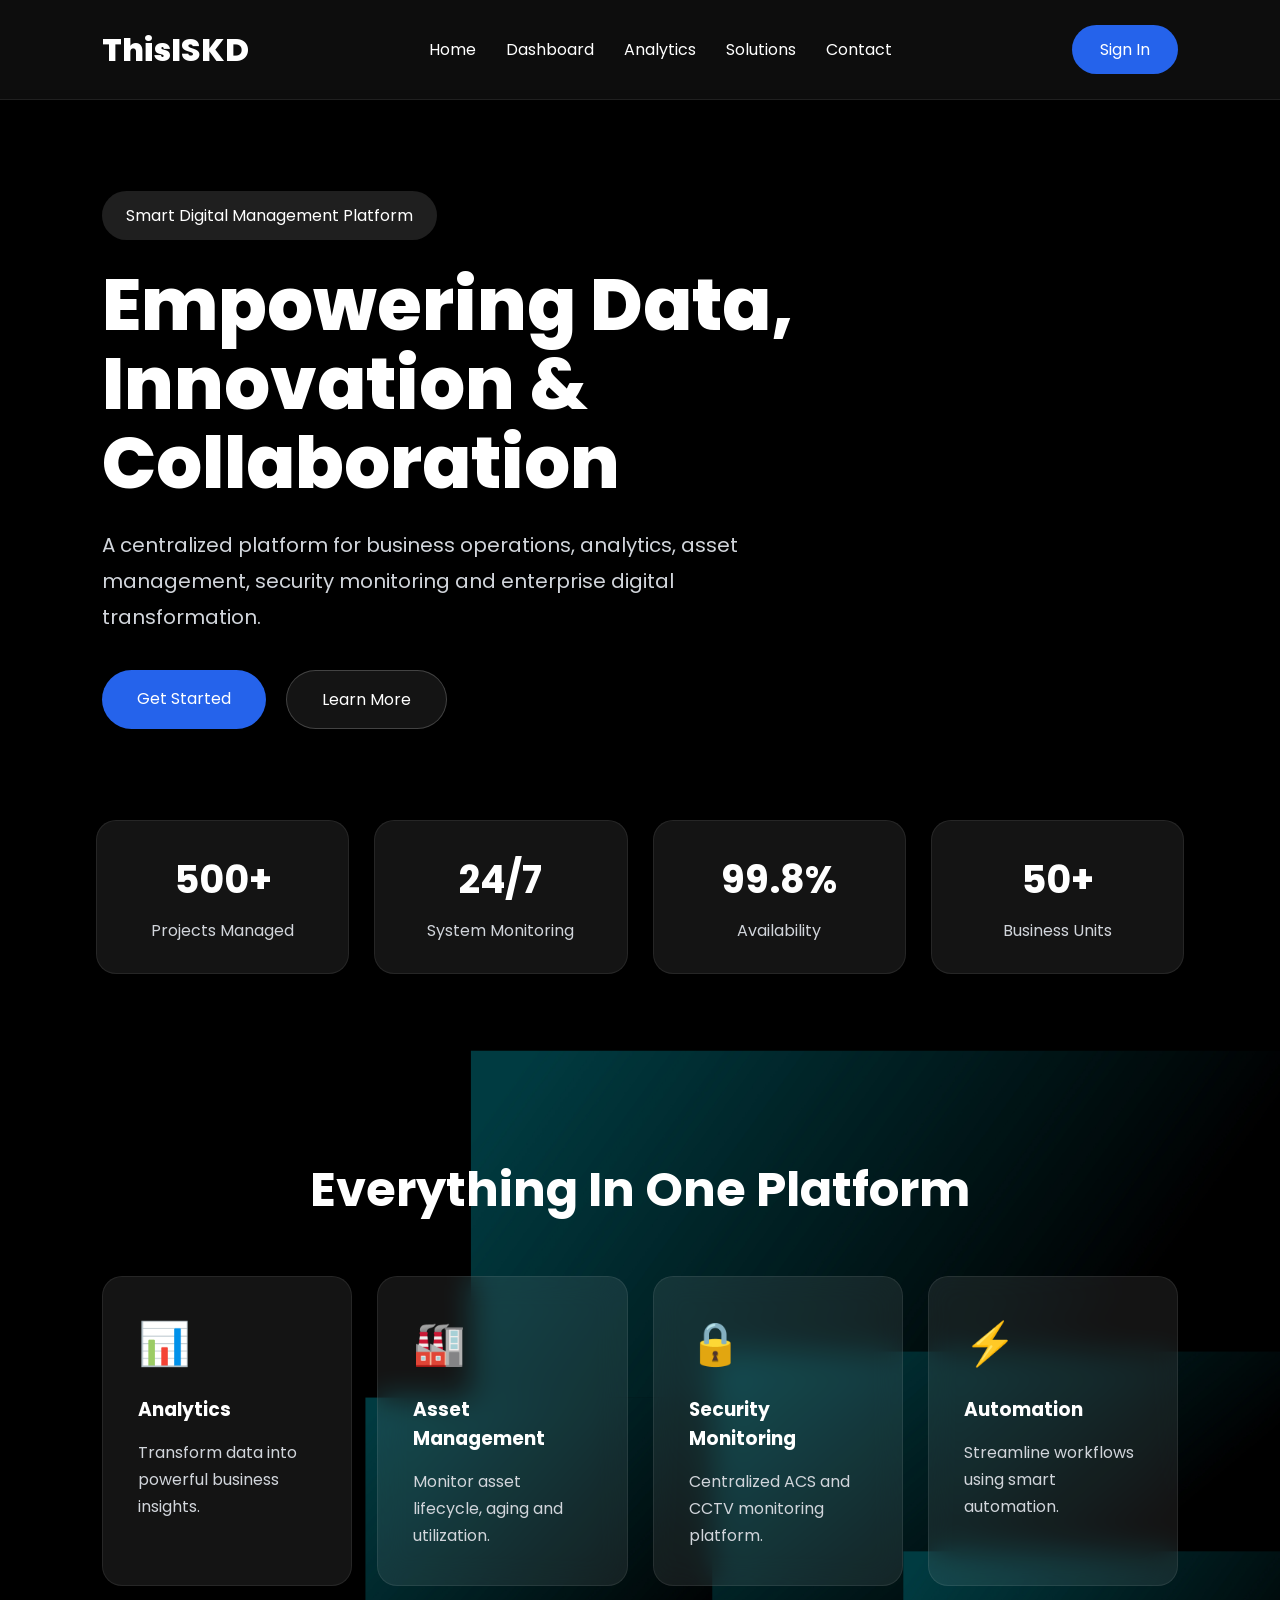
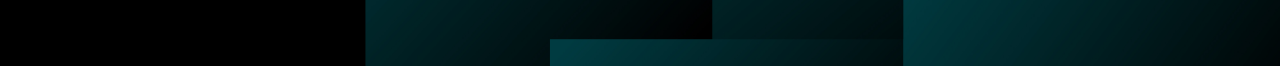
<file: Index.html>
<!DOCTYPE html>
<html lang="en">
<head>
    <meta charset="UTF-8">
    <meta name="viewport" content="width=device-width, initial-scale=1.0">

    <title>ThisISKD</title>

    <link rel="stylesheet" href="style.css">

    <link href="https://fonts.googleapis.com/css2?family=Poppins:wght@300;400;500;600;700;800&display=swap" rel="stylesheet">
</head>

<body>

<header>

    <div class="logo">
        ThisISKD
    </div>

    <nav>
        <a href="#">Home</a>
        <a href="#">Dashboard</a>
        <a href="#">Analytics</a>
        <a href="#">Solutions</a>
        <a href="#">Contact</a>
    </nav>

    <a href="#" class="login-btn">
        Sign In
    </a>

</header>

<section class="hero">

    <div class="hero-left">

        <span class="tagline">
            Smart Digital Management Platform
        </span>

        <h1>
            Empowering Data,<br>
            Innovation &<br>
            Collaboration
        </h1>

        <p>
            A centralized platform for business operations,
            analytics, asset management, security monitoring and
            enterprise digital transformation.
        </p>

        <div class="hero-buttons">

            <a href="#" class="primary-btn">
                Get Started
            </a>

            <a href="#" class="secondary-btn">
                Learn More
            </a>

        </div>

    </div>

</section>

<section class="stats">

    <div class="stat-card">
        <h2>500+</h2>
        <p>Projects Managed</p>
    </div>

    <div class="stat-card">
        <h2>24/7</h2>
        <p>System Monitoring</p>
    </div>

    <div class="stat-card">
        <h2>99.8%</h2>
        <p>Availability</p>
    </div>

    <div class="stat-card">
        <h2>50+</h2>
        <p>Business Units</p>
    </div>

</section>

<section class="features">

    <h2>Everything In One Platform</h2>

    <div class="feature-container">

        <div class="feature-box">
            <div class="icon">📊</div>
            <h3>Analytics</h3>
            <p>
                Transform data into powerful business insights.
            </p>
        </div>

        <div class="feature-box">
            <div class="icon">🏭</div>
            <h3>Asset Management</h3>
            <p>
                Monitor asset lifecycle, aging and utilization.
            </p>
        </div>

        <div class="feature-box">
            <div class="icon">🔒</div>
            <h3>Security Monitoring</h3>
            <p>
                Centralized ACS and CCTV monitoring platform.
            </p>
        </div>

        <div class="feature-box">
            <div class="icon">⚡</div>
            <h3>Automation</h3>
            <p>
                Streamline workflows using smart automation.
            </p>
        </div>

    </div>

</section>

</body>
</html>
</file>
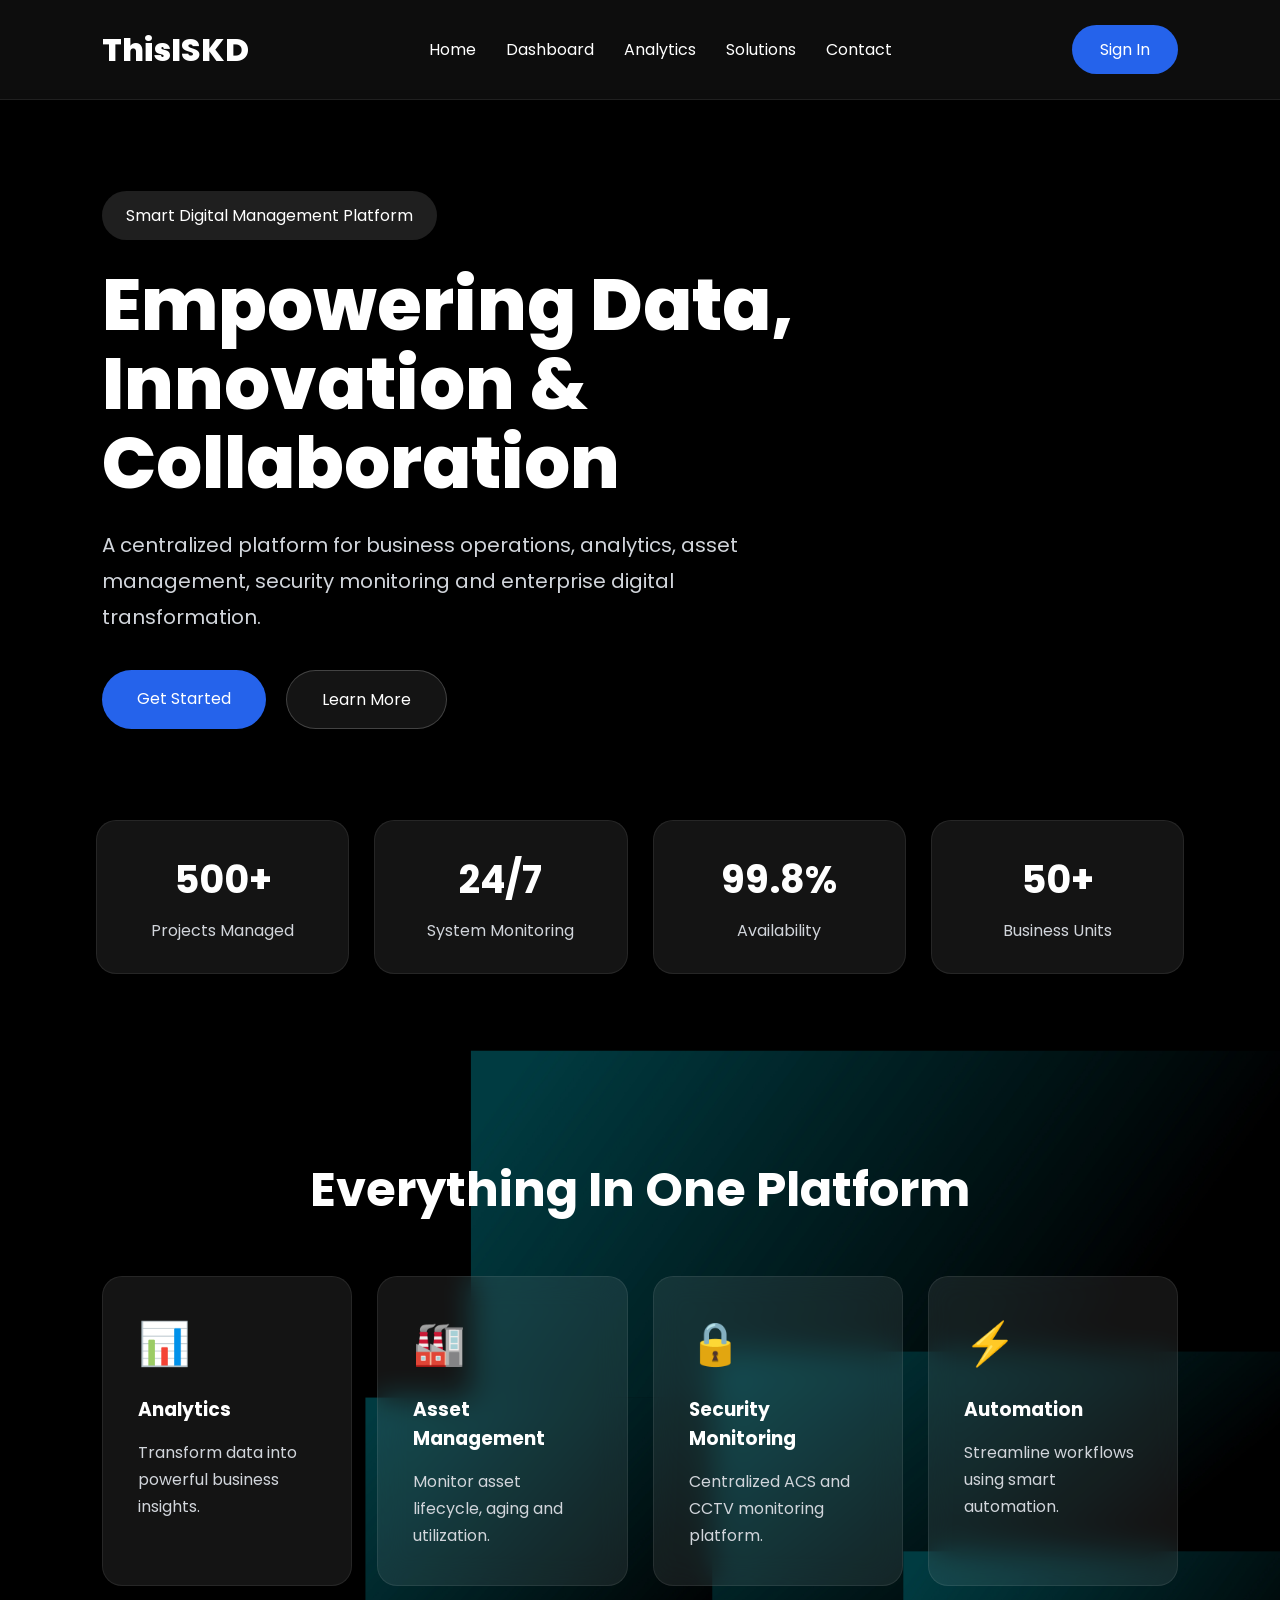
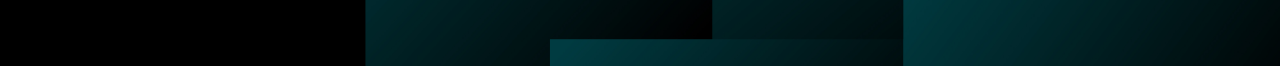
<file: Trial 1.html>
<!DOCTYPE html>
<html lang="en">
<head>
    <meta charset="UTF-8">
    <meta name="viewport" content="width=device-width, initial-scale=1.0">

    <title>ThisISKD</title>

    <link rel="stylesheet" href="style.css">

    <link href="https://fonts.googleapis.com/css2?family=Poppins:wght@300;400;500;600;700;800&display=swap" rel="stylesheet">
</head>

<body>

<header>

    <div class="logo">
        ThisISKD
    </div>

    <nav>
        <a href="#">Home</a>
        <a href="#">Dashboard</a>
        <a href="#">Analytics</a>
        <a href="#">Solutions</a>
        <a href="#">Contact</a>
    </nav>

    <a href="#" class="login-btn">
        Sign In
    </a>

</header>

<section class="hero">

    <div class="hero-left">

        <span class="tagline">
            Smart Digital Management Platform
        </span>

        <h1>
            Empowering Data,<br>
            Innovation &<br>
            Collaboration
        </h1>

        <p>
            A centralized platform for business operations,
            analytics, asset management, security monitoring and
            enterprise digital transformation.
        </p>

        <div class="hero-buttons">

            <a href="#" class="primary-btn">
                Get Started
            </a>

            <a href="#" class="secondary-btn">
                Learn More
            </a>

        </div>

    </div>

</section>

<section class="stats">

    <div class="stat-card">
        <h2>500+</h2>
        <p>Projects Managed</p>
    </div>

    <div class="stat-card">
        <h2>24/7</h2>
        <p>System Monitoring</p>
    </div>

    <div class="stat-card">
        <h2>99.8%</h2>
        <p>Availability</p>
    </div>

    <div class="stat-card">
        <h2>50+</h2>
        <p>Business Units</p>
    </div>

</section>

<section class="features">

    <h2>Everything In One Platform</h2>

    <div class="feature-container">

        <div class="feature-box">
            <div class="icon">📊</div>
            <h3>Analytics</h3>
            <p>
                Transform data into powerful business insights.
            </p>
        </div>

        <div class="feature-box">
            <div class="icon">🏭</div>
            <h3>Asset Management</h3>
            <p>
                Monitor asset lifecycle, aging and utilization.
            </p>
        </div>

        <div class="feature-box">
            <div class="icon">🔒</div>
            <h3>Security Monitoring</h3>
            <p>
                Centralized ACS and CCTV monitoring platform.
            </p>
        </div>

        <div class="feature-box">
            <div class="icon">⚡</div>
            <h3>Automation</h3>
            <p>
                Streamline workflows using smart automation.
            </p>
        </div>

    </div>

</section>

</body>
</html>
</file>
<file: style.css>
*{
    margin:0;
    padding:0;
    box-sizing:border-box;
}

body{
    font-family:'Poppins',sans-serif;
    color:#ffffff;

    background-image:url('8baec52b-0098-41f2-91c9-24193d3bcf16.jpg');
    background-size:cover;
    background-position:center;
    background-repeat:no-repeat;
    background-attachment:fixed;
}

/* DARK OVERLAY */

body::before{
    content:"";
    position:fixed;
    top:0;
    left:0;
    width:100%;
    height:100%;

    background:rgba(0,0,0,0.60);

    z-index:-1;
}

/* HEADER */

header{
    display:flex;
    justify-content:space-between;
    align-items:center;

    padding:25px 8%;

    position:sticky;
    top:0;

    background:rgba(255,255,255,0.05);

    backdrop-filter:blur(15px);

    border-bottom:1px solid rgba(255,255,255,0.08);

    z-index:999;
}

.logo{
    font-size:32px;
    font-weight:800;
    color:white;
}

nav{
    display:flex;
    gap:30px;
}

nav a{
    text-decoration:none;
    color:white;
    transition:0.3s;
}

nav a:hover{
    color:#60a5fa;
}

.login-btn{
    text-decoration:none;
    color:white;

    background:#2563eb;

    padding:12px 28px;

    border-radius:40px;

    transition:0.3s;
}

.login-btn:hover{
    background:#1d4ed8;
}

/* HERO */

.hero{
    min-height:80vh;

    display:flex;
    align-items:center;

    padding:0 8%;
}

.hero-left{
    max-width:700px;
}

.tagline{
    display:inline-block;

    background:rgba(255,255,255,0.12);

    padding:12px 24px;

    border-radius:40px;

    backdrop-filter:blur(15px);

    margin-bottom:25px;
}

.hero h1{
    font-size:72px;
    line-height:1.1;
    font-weight:800;
    margin-bottom:25px;
}

.hero p{
    font-size:20px;
    color:#d1d5db;
    line-height:1.8;
    margin-bottom:35px;
}

.hero-buttons{
    display:flex;
    gap:20px;
}

.primary-btn{
    text-decoration:none;

    background:#2563eb;
    color:white;

    padding:16px 35px;

    border-radius:50px;

    transition:0.3s;
}

.primary-btn:hover{
    transform:translateY(-3px);
}

.secondary-btn{
    text-decoration:none;

    background:rgba(255,255,255,0.08);

    color:white;

    padding:16px 35px;

    border:1px solid rgba(255,255,255,0.2);

    backdrop-filter:blur(15px);

    border-radius:50px;
}

/* STATS */

.stats{
    width:85%;
    margin:auto;

    display:grid;
    grid-template-columns:repeat(4,1fr);

    gap:25px;

    margin-bottom:100px;
}

.stat-card{
    background:rgba(255,255,255,0.08);

    backdrop-filter:blur(15px);

    border:1px solid rgba(255,255,255,0.08);

    border-radius:20px;

    padding:30px;

    text-align:center;
}

.stat-card h2{
    color:white;
    font-size:38px;
    margin-bottom:10px;
}

.stat-card p{
    color:#d1d5db;
}

/* FEATURES */

.features{
    padding:80px 8%;
}

.features h2{
    text-align:center;

    font-size:48px;

    margin-bottom:50px;
}

.feature-container{
    display:grid;

    grid-template-columns:repeat(4,1fr);

    gap:25px;
}

.feature-box{
    background:rgba(255,255,255,0.08);

    backdrop-filter:blur(15px);

    border:1px solid rgba(255,255,255,0.08);

    border-radius:20px;

    padding:35px;

    transition:0.3s;
}

.feature-box:hover{
    transform:translateY(-8px);
}

.icon{
    font-size:42px;
    margin-bottom:20px;
}

.feature-box h3{
    margin-bottom:15px;
}

.feature-box p{
    color:#d1d5db;
    line-height:1.7;
}

/* RESPONSIVE */

@media(max-width:992px){

    nav{
        display:none;
    }

    .hero h1{
        font-size:50px;
    }

    .stats{
        grid-template-columns:1fr 1fr;
    }

    .feature-container{
        grid-template-columns:1fr 1fr;
    }
}

@media(max-width:768px){

    .stats{
        grid-template-columns:1fr;
    }

    .feature-container{
        grid-template-columns:1fr;
    }

    .hero h1{
        font-size:40px;
    }

    .hero-buttons{
        flex-direction:column;
    }
}
</file>
